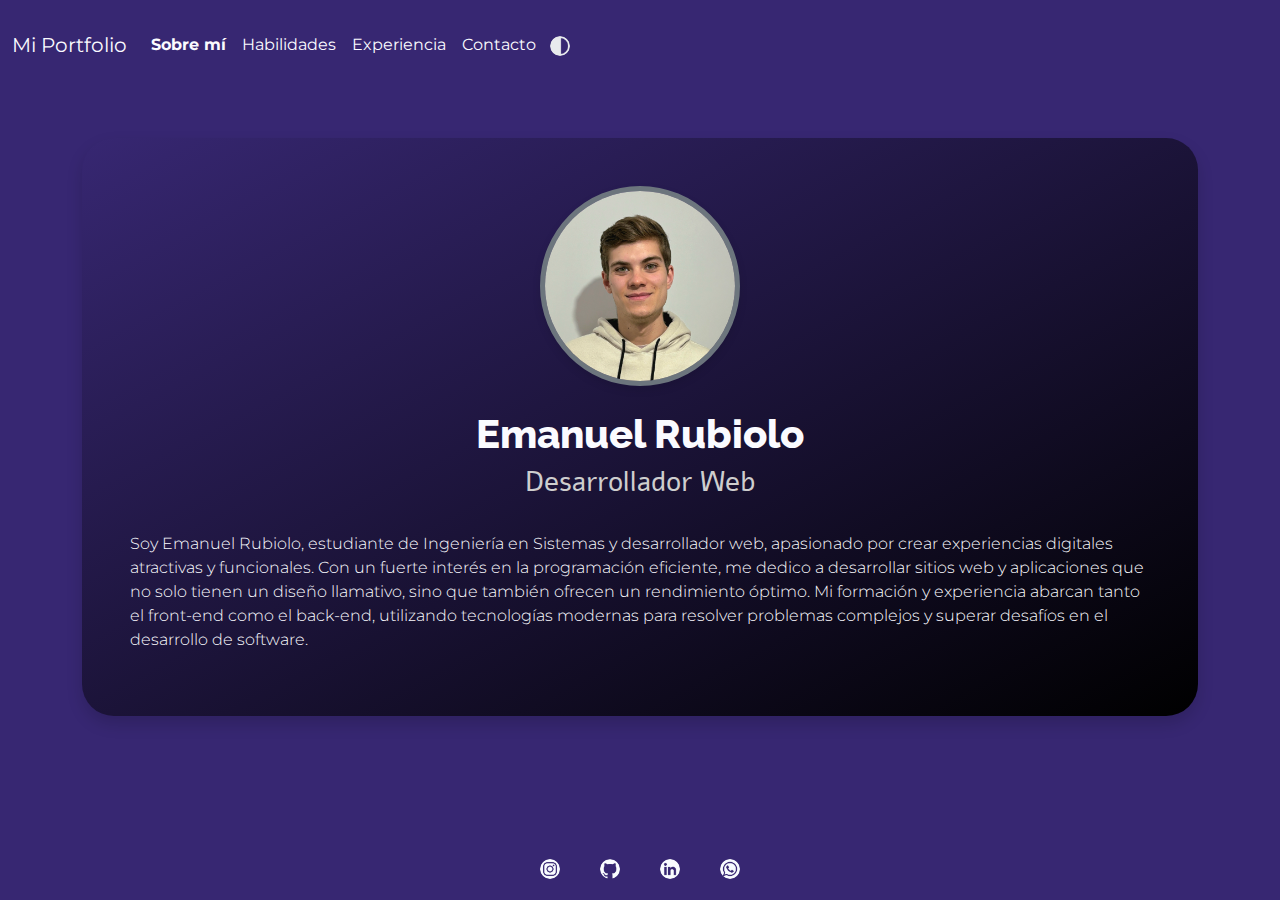
<file: index.html>
<!DOCTYPE html>
<html>

<head>
    <title>Sobre mí</title>
    <link href="https://cdn.jsdelivr.net/npm/bootstrap@5.3.3/dist/css/bootstrap.min.css" rel="stylesheet"
        integrity="sha384-QWTKZyjpPEjISv5WaRU9OFeRpok6YctnYmDr5pNlyT2bRjXh0JMhjY6hW+ALEwIH" crossorigin="anonymous">
    <link id="estilo" rel="stylesheet" href="css/styleDark.css">
    <meta charset="UTF-8">
    <link rel="preconnect" href="https://fonts.googleapis.com">
    <link rel="preconnect" href="https://fonts.gstatic.com" crossorigin>
    <link href="https://fonts.googleapis.com/css2?family=Montserrat:ital,wght@0,100..900;1,100..900&display=swap"
        rel="stylesheet">
    <link href="https://fonts.googleapis.com/css2?family=Raleway:ital,wght@0,100..900;1,100..900&display=swap"
        rel="stylesheet">
    <link href="https://fonts.googleapis.com/css2?family=Alef:wght@400;700&display=swap" rel="stylesheet">
</head>

<body class="pb-5 mb-5">
    <script src="https://cdn.jsdelivr.net/npm/bootstrap@5.3.3/dist/js/bootstrap.bundle.min.js"
        integrity="sha384-YvpcrYf0tY3lHB60NNkmXc5s9fDVZLESaAA55NDzOxhy9GkcIdslK1eN7N6jIeHz" crossorigin="anonymous">
    </script>

    <nav class="navbar navbar-expand-lg nav1">
        <div class="container-fluid">
            <a class="navbar-brand" href="#">Mi Portfolio</a>
            <button class="navbar-toggler" type="button" data-bs-toggle="collapse" data-bs-target="#navbarNavAltMarkup"
                aria-controls="navbarNavAltMarkup" aria-expanded="false" aria-label="Toggle navigation">
                <span class="navbar-toggler-icon"></span>
            </button>
            <div class="collapse navbar-collapse" id="navbarNavAltMarkup">
                <div class="navbar-nav">
                    <a class="nav-link active" aria-current="page" href="index.html">Sobre mí</a>
                    <a class="nav-link" href="habilidades.html">Habilidades</a>
                    <a class="nav-link" href="experiencia.html">Experiencia</a>
                    <a class="nav-link " href="contacto.html">Contacto</a>
                    <button class="btn1" onclick="cambiarEstilo()"> <img src="images/logos/darklight.png"
                            class="logo rounded-circle"></button>
                </div>
            </div>
        </div>
    </nav>

    <div class="container-lg  mt-5">
        <section class="p-5 shadow rounded-5 bg-light grad">
            <div class="row align-items-center">
                <div class="col text-center">
                    <img src="images/imgPerfil.jpg" alt="Foto de perfil"
                        class="rounded-circle fotoPerfil mx-auto d-block">
                </div>
            </div>
            <div class="row mt-4">
                <div class="col text-center">
                    <h1>Emanuel Rubiolo</h1>
                    <h3 class="gris">Desarrollador Web</h3>
                </div>
            </div>
            <div class="row mt-4">
                <div class="col">
                    <p class="text-justify">Soy Emanuel Rubiolo, estudiante de Ingeniería en Sistemas y desarrollador
                        web, apasionado por crear experiencias digitales atractivas y funcionales. Con un fuerte interés
                        en la programación eficiente, me dedico a desarrollar sitios web y aplicaciones que no solo
                        tienen un diseño llamativo, sino que también ofrecen un rendimiento óptimo. Mi formación y
                        experiencia abarcan tanto el front-end como el back-end, utilizando tecnologías modernas para
                        resolver problemas complejos y superar desafíos en el desarrollo de software.</p>

                </div>
            </div>
        </section>
    </div>

    <footer>
        <div class="barraInferior">
            <a class="nav-link" href="https://www.instagram.com/emanuel.rubiolo/"><img src="images/logos/ig.png"
                    class="logo rounded-circle"> </a>
            <a class="nav-link" href="https://github.com/emanuelrubiolo"><img src="images/logos/gh.png"
                    class="logo rounded-circle"> </a>
            <a class="nav-link" href="https://www.linkedin.com/in/emanuel-rubiolo-7654a41b4/"><img
                    src="images/logos/in.png" class="logo rounded-circle"> </a>
            <a class="nav-link" href="https://wa.me/5493563408569"> <img src="images/logos/wp.png"
                    class="logo rounded-circle"> </a>
        </div>
    </footer>


    <script>
        window.onload = function () {
            var estiloGuardado = localStorage.getItem('estilo');
            if (estiloGuardado) {
                document.getElementById('estilo').setAttribute('href', estiloGuardado);
            }
        };

        function cambiarEstilo() {
            var hojaEstilo = document.getElementById('estilo');
            var nuevoEstilo = hojaEstilo.getAttribute('href') === 'css/styleDark.css' ? 'css/styleLight.css' :
                'css/styleDark.css';
            hojaEstilo.setAttribute('href', nuevoEstilo);
            localStorage.setItem('estilo', nuevoEstilo);
        }
    </script>
</body>

</html>
</file>
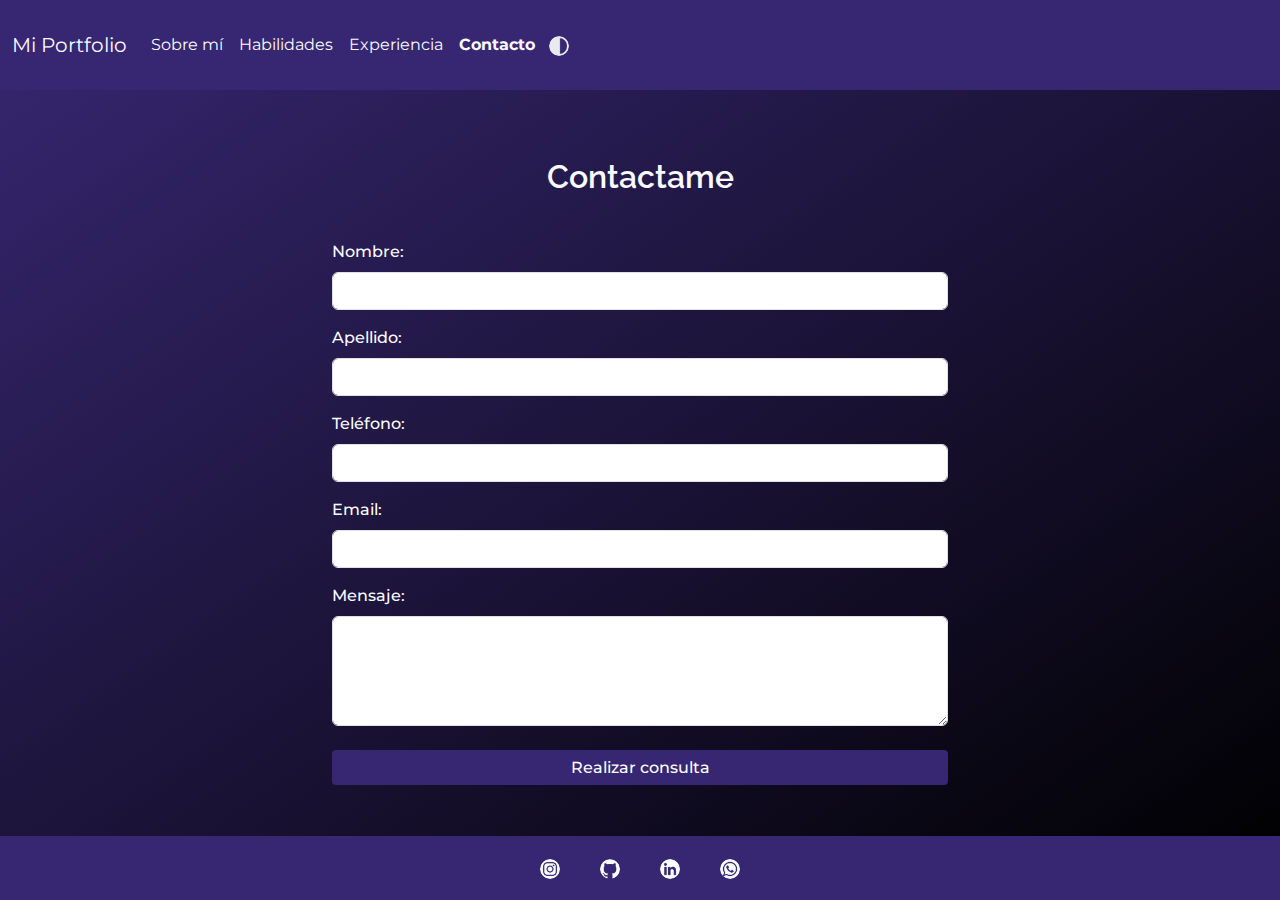
<file: contacto.html>
<!DOCTYPE html>
<html>

<head>
    <title>Contacto</title>

    <link href="https://cdn.jsdelivr.net/npm/bootstrap@5.3.3/dist/css/bootstrap.min.css" rel="stylesheet"
        integrity="sha384-QWTKZyjpPEjISv5WaRU9OFeRpok6YctnYmDr5pNlyT2bRjXh0JMhjY6hW+ALEwIH" crossorigin="anonymous">
    <link id="estilo" rel="stylesheet" href="css/styleDark.css">
    <meta charset="UTF-8">
    <link rel="preconnect" href="https://fonts.googleapis.com">
    <link rel="preconnect" href="https://fonts.gstatic.com" crossorigin>
    <link href="https://fonts.googleapis.com/css2?family=Montserrat:ital,wght@0,100..900;1,100..900&display=swap"
        rel="stylesheet">
    <link href="https://fonts.googleapis.com/css2?family=Raleway:ital,wght@0,100..900;1,100..900&display=swap"
        rel="stylesheet">
    <link href="https://fonts.googleapis.com/css2?family=Alef:wght@400;700&display=swap" rel="stylesheet">
</head>

<body class="pb-5 grad">
    <nav class="navbar navbar-expand-lg nav1">
        <div class="container-fluid">
            <a class="navbar-brand" href="#">Mi Portfolio</a>
            <button class="navbar-toggler" type="button" data-bs-toggle="collapse" data-bs-target="#navbarNavAltMarkup"
                aria-controls="navbarNavAltMarkup" aria-expanded="false" aria-label="Toggle navigation">
                <span class="navbar-toggler-icon"></span>
            </button>
            <div class="collapse navbar-collapse" id="navbarNavAltMarkup">
                <div class="navbar-nav">
                    <a class="nav-link" aria-current="page" href="index.html">Sobre mí</a>
                    <a class="nav-link" href="habilidades.html">Habilidades</a>
                    <a class="nav-link" href="experiencia.html">Experiencia</a>
                    <a class="nav-link active" href="contacto.html">Contacto</a>
                    <button class="btn1" onclick="cambiarEstilo()"> <img src="images/logos/darklight.png"
                            class="logo rounded-circle"></button>
                </div>
            </div>
        </div>
    </nav>
    <section>
        <div class="container-lg my-5 contacto">

            <h2 class="text-right mb-4">Contactame</h2>
            <form action="https://formsubmit.co/rubioloema@gmail.com" method="post">
                <div class="mb-3">
                    <label for="nombre" class="form-label">Nombre:</label>
                    <input type="text" class="form-control" name="nombre" id="nombre" placeholder="" required>
                </div>
                <div class="mb-3">
                    <label for="apellido" class="form-label">Apellido:</label>
                    <input type="text" class="form-control" name="apellido" id="apellido" placeholder="" required>
                </div>
                <div class="mb-3">
                    <label for="telefono" class="form-label">Teléfono:</label>
                    <input type="tel" class="form-control" name="telefono" id="telefono" placeholder="" required>
                </div>
                <div class="mb-3">
                    <label for="email" class="form-label">Email:</label>
                    <input type="email" class="form-control" name="email" id="email" placeholder="" required>
                </div>
                <div class="mb-4">
                    <label for="mensaje" class="form-label">Mensaje:</label>
                    <textarea class="form-control" name="mensaje" id="mensaje" rows="4" placeholder=""
                        required></textarea>
                </div>
                <div class="d-grid">
                    <button type="submit" class="boton border border-0 rounded-1">Realizar consulta</button>
                </div>
            </form>

        </div>

    </section>

    <footer>
        <div class="barraInferior">
            <a class="nav-link" href="https://www.instagram.com/emanuel.rubiolo/"><img src="images/logos/ig.png"
                    class="logo rounded-circle"> </a>
            <a class="nav-link" href="https://github.com/emanuelrubiolo"><img src="images/logos/gh.png"
                    class="logo rounded-circle"> </a>
            <a class="nav-link" href="https://www.linkedin.com/in/emanuel-rubiolo-7654a41b4/"><img
                    src="images/logos/in.png" class="logo rounded-circle"> </a>
            <a class="nav-link" href="https://wa.me/5493563408569"> <img src="images/logos/wp.png"
                    class="logo rounded-circle"> </a>
        </div>
    </footer>
    <script src="https://cdn.jsdelivr.net/npm/bootstrap@5.3.3/dist/js/bootstrap.bundle.min.js"
        integrity="sha384-YvpcrYf0tY3lHB60NNkmXc5s9fDVZLESaAA55NDzOxhy9GkcIdslK1eN7N6jIeHz" crossorigin="anonymous">
    </script>
    <script>
        window.onload = function () {
            var estiloGuardado = localStorage.getItem('estilo');
            if (estiloGuardado) {
                document.getElementById('estilo').setAttribute('href', estiloGuardado);
            }
        };

        function cambiarEstilo() {
            var hojaEstilo = document.getElementById('estilo');
            var nuevoEstilo = hojaEstilo.getAttribute('href') === 'css/styleDark.css' ? 'css/styleLight.css' :
                'css/styleDark.css';
            hojaEstilo.setAttribute('href', nuevoEstilo);
            localStorage.setItem('estilo', nuevoEstilo);
        }
    </script>

</body>

</html>
</file>
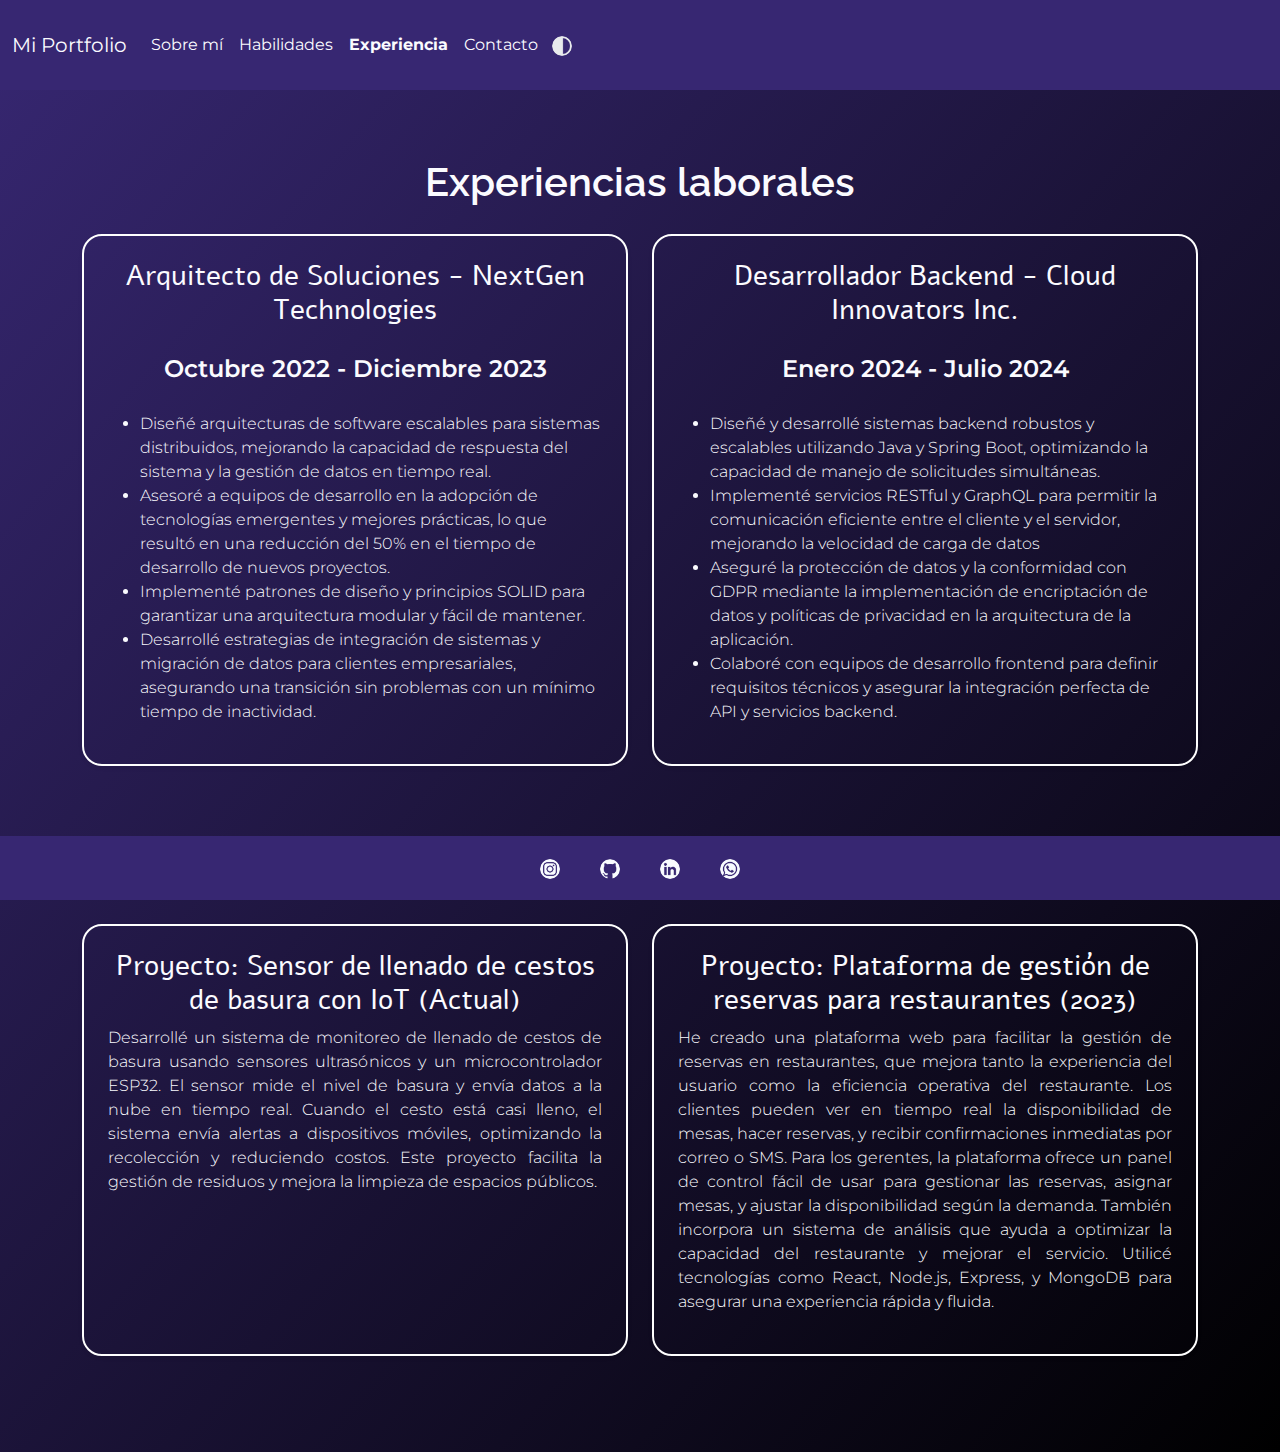
<file: experiencia.html>
<!DOCTYPE html>
<html>

<head>
    <title>Mi experiencia</title>

    <link href="https://cdn.jsdelivr.net/npm/bootstrap@5.3.3/dist/css/bootstrap.min.css" rel="stylesheet"
        integrity="sha384-QWTKZyjpPEjISv5WaRU9OFeRpok6YctnYmDr5pNlyT2bRjXh0JMhjY6hW+ALEwIH" crossorigin="anonymous">
    <link id="estilo" rel="stylesheet" href="css/styleDark.css">
    <meta charset="UTF-8">
    <link rel="preconnect" href="https://fonts.googleapis.com">
    <link rel="preconnect" href="https://fonts.gstatic.com" crossorigin>
    <link href="https://fonts.googleapis.com/css2?family=Montserrat:ital,wght@0,100..900;1,100..900&display=swap"
        rel="stylesheet">
    <link href="https://fonts.googleapis.com/css2?family=Raleway:ital,wght@0,100..900;1,100..900&display=swap"
        rel="stylesheet">
    <link href="https://fonts.googleapis.com/css2?family=Alef:wght@400;700&display=swap" rel="stylesheet">
</head>

<body class="pb-5 mb-5 grad">


    <nav class="navbar navbar-expand-lg nav1">
        <div class="container-fluid">
            <a class="navbar-brand" href="#">Mi Portfolio</a>
            <button class="navbar-toggler" type="button" data-bs-toggle="collapse" data-bs-target="#navbarNavAltMarkup"
                aria-controls="navbarNavAltMarkup" aria-expanded="false" aria-label="Toggle navigation">
                <span class="navbar-toggler-icon"></span>
            </button>
            <div class="collapse navbar-collapse" id="navbarNavAltMarkup">
                <div class="navbar-nav">
                    <a class="nav-link" aria-current="page" href="index.html">Sobre mí</a>
                    <a class="nav-link" href="habilidades.html">Habilidades</a>
                    <a class="nav-link active" href="experiencia.html">Experiencia</a>
                    <a class="nav-link " href="contacto.html">Contacto</a>
                    <button class="btn1" onclick="cambiarEstilo()"> <img src="images/logos/darklight.png"
                            class="logo rounded-circle"></button>

                </div>
            </div>
        </div>
    </nav>


    <section class="py-5">
        <div class="container-lg">
            <div class="row">
                <h2 class="fs-1"> Experiencias laborales</h2>
                <div class="col md-6 mb-4 ">
                    <div class="card shadow-sm h-100">
                        <div class="card-body">
                            <article>
                                <h3> Arquitecto de Soluciones - NextGen Technologies</h3>
                                <h4> Octubre 2022 - Diciembre 2023</h4>
                                <ul>
                                    <li> Diseñé arquitecturas de software escalables para sistemas distribuidos,
                                        mejorando la
                                        capacidad de
                                        respuesta del sistema y la gestión de datos en tiempo real.</li>
                                    <li> Asesoré a equipos de desarrollo en la adopción de tecnologías emergentes y
                                        mejores
                                        prácticas, lo
                                        que resultó en una reducción del 50% en el tiempo de desarrollo de nuevos
                                        proyectos.
                                    </li>
                                    <li> Implementé patrones de diseño y principios SOLID para garantizar una
                                        arquitectura
                                        modular y fácil
                                        de mantener.</li>
                                    <li> Desarrollé estrategias de integración de sistemas y migración de datos para
                                        clientes
                                        empresariales,
                                        asegurando una transición sin problemas con un mínimo tiempo de inactividad.
                                    </li>
                                </ul>
                            </article>
                        </div>
                    </div>


                </div>
                <div class="col md-6 mb-4 ">
                    <div class="card shadow-sm h-100 ">
                        <div class="card-body">
                            <article>
                                <h3> Desarrollador Backend - Cloud Innovators Inc. </h3>
                                <h4> Enero 2024 - Julio 2024</h4>
                                <ul>
                                    <li> Diseñé y desarrollé sistemas backend robustos y escalables utilizando Java y
                                        Spring
                                        Boot,
                                        optimizando la capacidad de manejo de solicitudes simultáneas.</li>
                                    <li> Implementé servicios RESTful y GraphQL para permitir la comunicación eficiente
                                        entre el
                                        cliente y
                                        el servidor, mejorando la velocidad de carga de datos</li>
                                    <li> Aseguré la protección de datos y la conformidad con GDPR mediante la
                                        implementación de
                                        encriptación
                                        de datos y políticas de privacidad en la arquitectura de la aplicación.</li>
                                    <li> Colaboré con equipos de desarrollo frontend para definir requisitos técnicos y
                                        asegurar
                                        la
                                        integración perfecta de API y servicios backend.</li>
                                </ul>
                            </article>
                        </div>
                    </div>

                </div>

            </div>

        </div>

    </section>

    <section>

        <div class="container-lg">

            <div class="row">
                <h2> Proyectos realizados</h2>
                <div class="col">
                    <div class="card shadow-sm h-100">
                        <div class="card-body">
                            <article>

                                <h3> Proyecto: Sensor de llenado de cestos de basura con IoT (Actual)</h3>
                                <p class="justificado"> Desarrollé un sistema de monitoreo de llenado de cestos de
                                    basura usando
                                    sensores
                                    ultrasónicos y un
                                    microcontrolador ESP32. El sensor mide el nivel de basura y envía datos a la nube en
                                    tiempo
                                    real. Cuando
                                    el cesto está casi lleno, el sistema envía alertas a dispositivos móviles,
                                    optimizando la
                                    recolección y
                                    reduciendo costos. Este proyecto facilita la gestión de residuos y mejora la
                                    limpieza de
                                    espacios
                                    públicos.</p>


                            </article>
                        </div>
                    </div>

                </div>
                <div class="col">
                    <div class="card shadow-sm h-100">
                        <div class="card-body">
                            <article>
                                <h3> Proyecto: Plataforma de gestión de reservas para restaurantes (2023) </h3>
                                <p class="justificado"> He creado una plataforma web para facilitar la gestión de
                                    reservas en restaurantes, que mejora tanto la experiencia del usuario como la
                                    eficiencia operativa del restaurante. Los clientes pueden ver en tiempo real la
                                    disponibilidad de mesas, hacer reservas, y recibir confirmaciones inmediatas por
                                    correo o SMS. Para los gerentes, la plataforma ofrece un panel de control fácil de
                                    usar para gestionar las reservas, asignar mesas, y ajustar la disponibilidad según
                                    la demanda. También incorpora un sistema de análisis que ayuda a optimizar la
                                    capacidad del restaurante y mejorar el servicio. Utilicé tecnologías como React,
                                    Node.js, Express, y MongoDB para asegurar una experiencia rápida y fluida.</p>
                            </article>
                        </div>
                    </div>

                </div>
            </div>
        </div>



    </section>

    <footer>
        <div class="barraInferior">
            <a class="nav-link" href="https://www.instagram.com/emanuel.rubiolo/"><img src="images/logos/ig.png"
                    class="logo rounded-circle"> </a>
            <a class="nav-link" href="https://github.com/emanuelrubiolo"><img src="images/logos/gh.png"
                    class="logo rounded-circle"> </a>
            <a class="nav-link" href="https://www.linkedin.com/in/emanuel-rubiolo-7654a41b4/"><img
                    src="images/logos/in.png" class="logo rounded-circle"> </a>
            <a class="nav-link" href="https://wa.me/5493563408569"> <img src="images/logos/wp.png"
                    class="logo rounded-circle"> </a>
        </div>
    </footer>

    <script src="https://cdn.jsdelivr.net/npm/bootstrap@5.3.3/dist/js/bootstrap.bundle.min.js"
        integrity="sha384-YvpcrYf0tY3lHB60NNkmXc5s9fDVZLESaAA55NDzOxhy9GkcIdslK1eN7N6jIeHz" crossorigin="anonymous">
    </script>
    <script>
        window.onload = function () {
            var estiloGuardado = localStorage.getItem('estilo');
            if (estiloGuardado) {
                document.getElementById('estilo').setAttribute('href', estiloGuardado);
            }
        };

        function cambiarEstilo() {
            var hojaEstilo = document.getElementById('estilo');
            var nuevoEstilo = hojaEstilo.getAttribute('href') === 'css/styleDark.css' ? 'css/styleLight.css' :
                'css/styleDark.css';
            hojaEstilo.setAttribute('href', nuevoEstilo);
            localStorage.setItem('estilo', nuevoEstilo);
        }
    </script>

</body>

</html>
</file>
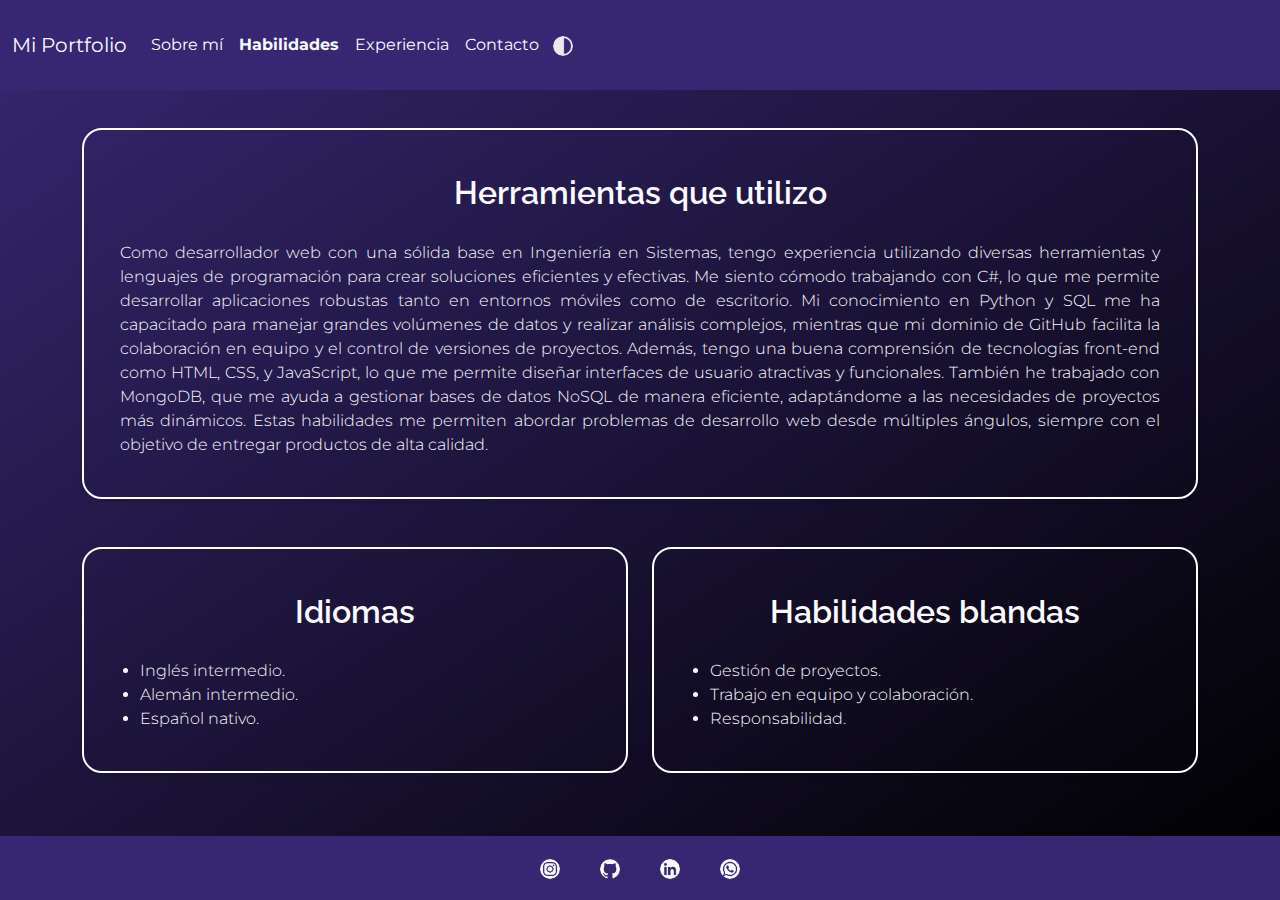
<file: habilidades.html>
<!DOCTYPE html>
<html>

<head>
    <title>Mis habilidades</title>

    <link href="https://cdn.jsdelivr.net/npm/bootstrap@5.3.3/dist/css/bootstrap.min.css" rel="stylesheet"
        integrity="sha384-QWTKZyjpPEjISv5WaRU9OFeRpok6YctnYmDr5pNlyT2bRjXh0JMhjY6hW+ALEwIH" crossorigin="anonymous">
    <link id="estilo" rel="stylesheet" href="css/styleDark.css">
    <meta charset="UTF-8">
    <link rel="preconnect" href="https://fonts.googleapis.com">
    <link rel="preconnect" href="https://fonts.gstatic.com" crossorigin>
    <link href="https://fonts.googleapis.com/css2?family=Montserrat:ital,wght@0,100..900;1,100..900&display=swap"
        rel="stylesheet">
    <link href="https://fonts.googleapis.com/css2?family=Raleway:ital,wght@0,100..900;1,100..900&display=swap"
        rel="stylesheet">
    <link href="https://fonts.googleapis.com/css2?family=Alef:wght@400;700&display=swap" rel="stylesheet">
</head>

<body class="pb-5 grad">

    <nav class="navbar navbar-expand-lg nav1">
        <div class="container-fluid">
            <a class="navbar-brand" href="#">Mi Portfolio</a>
            <button class="navbar-toggler" type="button" data-bs-toggle="collapse" data-bs-target="#navbarNavAltMarkup"
                aria-controls="navbarNavAltMarkup" aria-expanded="false" aria-label="Toggle navigation">
                <span class="navbar-toggler-icon"></span>
            </button>
            <div class="collapse navbar-collapse" id="navbarNavAltMarkup">
                <div class="navbar-nav">
                    <a class="nav-link" aria-current="page" href="index.html">Sobre mí</a>
                    <a class="nav-link active" href="habilidades.html">Habilidades</a>
                    <a class="nav-link" href="experiencia.html">Experiencia</a>
                    <a class="nav-link " href="contacto.html">Contacto</a>
                    <button class="btn1" onclick="cambiarEstilo()"> <img src="images/logos/darklight.png"
                            class="logo rounded-circle"></button>

                </div>
            </div>
        </div>
    </nav>

    <section>
        <div class="container-lg herramientas">
            <div class="row">
                <div class="col gx-5">
                    <div class="row align-items-center gy-3">
                        <div class="card shadow-sm h-100">
                            <div class="card-body">
                                <h2>Herramientas que utilizo</h2>
                                <p class="justificado">Como desarrollador web con una sólida base en Ingeniería en
                                    Sistemas,
                                    tengo
                                    experiencia utilizando diversas herramientas y lenguajes de programación para crear
                                    soluciones
                                    eficientes y efectivas. Me siento cómodo trabajando con C#, lo que me permite
                                    desarrollar
                                    aplicaciones robustas tanto en entornos móviles como de escritorio. Mi conocimiento
                                    en
                                    Python y
                                    SQL me ha capacitado para manejar grandes volúmenes de datos y realizar análisis
                                    complejos,
                                    mientras que mi dominio de GitHub facilita la colaboración en equipo y el control de
                                    versiones
                                    de proyectos.

                                    Además, tengo una buena comprensión de tecnologías front-end como HTML, CSS, y
                                    JavaScript, lo
                                    que me permite diseñar interfaces de usuario atractivas y funcionales. También he
                                    trabajado con
                                    MongoDB, que me ayuda a gestionar bases de datos NoSQL de manera eficiente,
                                    adaptándome
                                    a las
                                    necesidades de proyectos más dinámicos. Estas habilidades me permiten abordar
                                    problemas
                                    de
                                    desarrollo web desde múltiples ángulos, siempre con el objetivo de entregar
                                    productos de
                                    alta
                                    calidad.

                                </p>
                            </div>
                        </div>

                    </div>
                </div>


            </div>
            <div class="row align-items-center py-5">
                <div class="col">
                    <div class="card shadow-sm h-100">
                        <div class="card-body">
                            <h2> Idiomas</h2>

                            <ul>
                                <li>Inglés intermedio.</li>
                                <li>Alemán intermedio.</li>
                                <li>Español nativo.</li>
                            </ul>
                        </div>
                    </div>

                </div>
                <div class="col">
                    <div class="card shadow-sm h-100">
                        <div class="card-body">
                            <h2> Habilidades blandas</h2>
                            <ul>
                                <li>Gestión de proyectos.</li>
                                <li>Trabajo en equipo y colaboración.</li>
                                <li>Responsabilidad.</li>
                            </ul>
                        </div>
                    </div>


                </div>

            </div>

        </div>
        </div>

    </section>

    <section>



        <footer>
            <div class="barraInferior">
                <a class="nav-link" href="https://www.instagram.com/emanuel.rubiolo/"><img src="images/logos/ig.png"
                        class="logo rounded-circle"> </a>
                <a class="nav-link" href="https://github.com/emanuelrubiolo"><img src="images/logos/gh.png"
                        class="logo rounded-circle"> </a>
                <a class="nav-link" href="https://www.linkedin.com/in/emanuel-rubiolo-7654a41b4/"><img
                        src="images/logos/in.png" class="logo rounded-circle"> </a>
                <a class="nav-link" href="https://wa.me/5493563408569"> <img src="images/logos/wp.png"
                        class="logo rounded-circle"> </a>
            </div>
        </footer>

        <script src="https://cdn.jsdelivr.net/npm/bootstrap@5.3.3/dist/js/bootstrap.bundle.min.js"
            integrity="sha384-YvpcrYf0tY3lHB60NNkmXc5s9fDVZLESaAA55NDzOxhy9GkcIdslK1eN7N6jIeHz" crossorigin="anonymous">
        </script>
        <script>
            window.onload = function () {
                var estiloGuardado = localStorage.getItem('estilo');
                if (estiloGuardado) {
                    document.getElementById('estilo').setAttribute('href', estiloGuardado);
                }
            };

            function cambiarEstilo() {
                var hojaEstilo = document.getElementById('estilo');
                var nuevoEstilo = hojaEstilo.getAttribute('href') === 'css/styleDark.css' ? 'css/styleLight.css' :
                    'css/styleDark.css';
                hojaEstilo.setAttribute('href', nuevoEstilo);
                localStorage.setItem('estilo', nuevoEstilo);
            }
        </script>

</body>

</html>
</file>
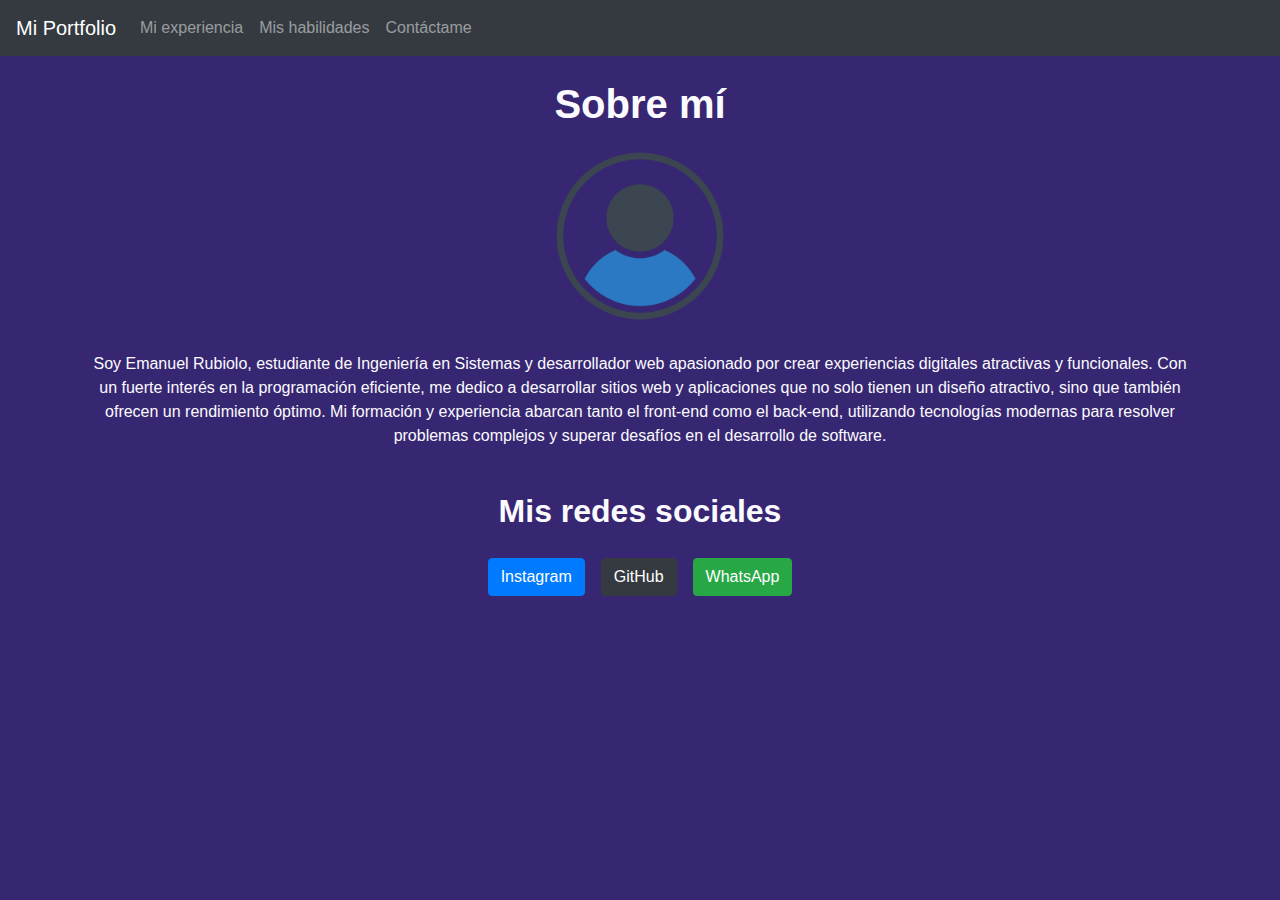
<file: index2.html>
<!DOCTYPE html>
<html lang="es">

<head>
    <meta charset="UTF-8">
    <meta name="viewport" content="width=device-width, initial-scale=1.0">
    <title>Mi Portfolio</title>
    <!-- Enlace al CSS de Bootstrap -->
    <link href="https://stackpath.bootstrapcdn.com/bootstrap/4.5.2/css/bootstrap.min.css" rel="stylesheet">
    <!-- Enlace a tu propio archivo CSS -->
    <link rel="stylesheet" href="css/style.css">
</head>

<body>

    <!-- Barra de navegación -->
    <nav class="navbar navbar-expand-lg navbar-dark bg-dark">
        <a class="navbar-brand" href="#">Mi Portfolio</a>
        <button class="navbar-toggler" type="button" data-toggle="collapse" data-target="#navbarNav" aria-controls="navbarNav" aria-expanded="false" aria-label="Toggle navigation">
            <span class="navbar-toggler-icon"></span>
        </button>
        <div class="collapse navbar-collapse" id="navbarNav">
            <ul class="navbar-nav">
                <li class="nav-item">
                    <a class="nav-link" href="experiencia.html">Mi experiencia</a>
                </li>
                <li class="nav-item">
                    <a class="nav-link" href="habilidades.html">Mis habilidades</a>
                </li>
                <li class="nav-item">
                    <a class="nav-link" href="contacto.html">Contáctame</a>
                </li>
            </ul>
        </div>
    </nav>

    <!-- Sección sobre mí -->
    <div class="container mt-4">
        <section class="text-center">
            <h1>Sobre mí</h1>
            <img src="images/6326055.png" class="rounded-circle img-fluid" alt="Foto de perfil" style="max-width: 200px;">
            <p class="mt-3">Soy Emanuel Rubiolo, estudiante de Ingeniería en Sistemas y desarrollador web apasionado por
                crear experiencias digitales atractivas y funcionales. Con un fuerte interés en la programación eficiente,
                me dedico a desarrollar sitios web y aplicaciones que no solo tienen un diseño atractivo, sino que también
                ofrecen un rendimiento óptimo. Mi formación y experiencia abarcan tanto el front-end como el back-end,
                utilizando tecnologías modernas para resolver problemas complejos y superar desafíos en el desarrollo de
                software.</p>
        </section>
    </div>

    <!-- Sección de redes sociales -->
    <div class="container mt-4">
        <section class="text-center">
            <h2>Mis redes sociales</h2>
            <div class="d-flex justify-content-center">
                <a href="https://www.instagram.com/emanuel.rubiolo/" class="btn btn-primary mx-2" target="_blank">Instagram</a>
                <a href="https://github.com/emanuelrubiolo" class="btn btn-dark mx-2" target="_blank">GitHub</a>
                <a href="https://wa.me/5493563408569" class="btn btn-success mx-2" target="_blank">WhatsApp</a>
            </div>
        </section>
    </div>

    <!-- Scripts de Bootstrap (necesarios para el menú desplegable) -->
    <script src="https://code.jquery.com/jquery-3.5.1.slim.min.js"></script>
    <script src="https://cdn.jsdelivr.net/npm/@popperjs/core@2.9.2/dist/umd/popper.min.js"></script>
    <script src="https://stackpath.bootstrapcdn.com/bootstrap/4.5.2/js/bootstrap.min.js"></script>
</body>

</html>
</file>
<file: css/styleDark.css>
body {
    background-color: #372772;
}


.barraInferior {
    position: fixed;
    bottom: 0%;
    display: flex;
    background-color: #372772;
    width: 100%;
    justify-content: center;
}

.barraInferior .nav-link {
    padding: 20px;
    color: #FBFBFF;
    size: 20px;

}

.nav1 {
    background-color: #372772;
    font-family: "Montserrat", sans-serif;
    font-optical-sizing: auto;
    font-weight: 400;
    font-style: normal;

    height: 90px;
}

.nav1 .nav-link {
    color: #FBFBFF;
}

.nav1 .nav-link.active {
    color: #FBFBFF;
    font-weight: 700;
}

.nav1 .navbar-brand {
    color: #FBFBFF;
}


.herramientas {
    padding-top: 3%;

}


.contacto {
    width: 50%;
    min-width: 350px;
    justify-content: start;
}


.justificado {
    text-align: justify;
}

h1 {

    text-align: center;

    font-family: "Raleway", sans-serif;
    font-optical-sizing: auto;
    font-weight: 800;
    font-style: normal;
    color: #FBFBFF;
}

h2 {
    padding: 20px;
    text-align: center;

    font-family: "Raleway", sans-serif;
    font-optical-sizing: auto;
    font-weight: 600;
    font-style: normal;
    color: #FBFBFF;
}

h3 {

    text-align: center;


    font-style: normal;
    color: #FBFBFF;

    font-family: "Alef", sans-serif;
    font-weight: 400;
    font-style: normal;
}

h4 {
    padding: 20px;
    text-align: center;
    font-family: "Montserrat", sans-serif;
    font-optical-sizing: auto;
    font-weight: 600;
    font-style: normal;
    color: #FBFBFF;
}



.card-body {
    padding: 1.5rem;
}

.card {
    background-color: #37277200;
    border-radius: 20px;
    border: 2px solid #fff;

}

p {
    color: #FBFBFF;
    font-family: "Montserrat", sans-serif;
    font-optical-sizing: auto;
    font-weight: 300;
    font-style: normal;
}

ul {
    color: #FBFBFF;
    font-family: "Montserrat", sans-serif;
    font-optical-sizing: auto;
    font-weight: 300;
}

.form-label {
    color: #FBFBFF;
    font-family: "Montserrat", sans-serif;
    font-optical-sizing: auto;
    font-weight: 500;
}


.fotoPerfil {
    width: 200px;
    border: 5px solid #6c757d;
    box-shadow: 0 4px 8px rgba(0, 0, 0, 0.1);
}

.grad {
    background: linear-gradient(to bottom right, #372772, #000000);
}

.gris {
    color: #cecece
}

.display-4 {
    font-weight: 700;
    color: #343a40;
}

.logo {

    width: 20px;
    height: 20px;

}

.boton {
    background-color: #372772;
    color: #FBFBFF;
    font-family: "Montserrat", sans-serif;
    font-optical-sizing: auto;
    font-weight: 500;
    font-style: normal;

    height: 35px;
}

.btn1{
    background-color: transparent;
    border: transparent;
}
</file>
<file: css/style.css>
body {
    background-color: #372772;
}


.barraInferior {
    position: fixed;
    bottom: 0%;
    display: flex;
    background-color: #372772;
    width: 100%;
    justify-content: center;
}

.barraInferior .nav-link {
    padding: 20px;
    color: #FBFBFF;
    size: 20px;

}

.nav1 {
    background-color: #372772;
    font-family: "Montserrat", sans-serif;
    font-optical-sizing: auto;
    font-weight: 400;
    font-style: normal;

    height: 90px;
}

.nav1 .nav-link {
    color: #FBFBFF;
}

.nav1 .nav-link.active {
    color: #FBFBFF;
    font-weight: 700;
}

.nav1 .navbar-brand {
    color: #FBFBFF;
}


.herramientas {
    padding-top: 3%;

}


.contacto {
    width: 50%;
    min-width: 350px;
    justify-content: start;
}


.justificado {
    text-align: justify;
}

h1 {

    text-align: center;

    font-family: "Raleway", sans-serif;
    font-optical-sizing: auto;
    font-weight: 800;
    font-style: normal;
    color: #FBFBFF;
}

h2 {
    padding: 20px;
    text-align: center;

    font-family: "Raleway", sans-serif;
    font-optical-sizing: auto;
    font-weight: 600;
    font-style: normal;
    color: #FBFBFF;
}

h3 {

    text-align: center;


    font-style: normal;
    color: #FBFBFF;

    font-family: "Alef", sans-serif;
    font-weight: 400;
    font-style: normal;
}

h4 {
    padding: 20px;
    text-align: center;
    font-family: "Montserrat", sans-serif;
    font-optical-sizing: auto;
    font-weight: 600;
    font-style: normal;
    color: #FBFBFF;
}



.card-body {
    padding: 1.5rem;
}

.card {
    background-color: #37277200;
    border-radius: 20px;
    border: 2px solid #fff;

}

p {
    color: #FBFBFF;
    font-family: "Montserrat", sans-serif;
    font-optical-sizing: auto;
    font-weight: 300;
    font-style: normal;
}

ul {
    color: #FBFBFF;
    font-family: "Montserrat", sans-serif;
    font-optical-sizing: auto;
    font-weight: 300;
}

.form-label {
    color: #FBFBFF;
    font-family: "Montserrat", sans-serif;
    font-optical-sizing: auto;
    font-weight: 500;
}


.fotoPerfil {
    width: 200px;
    border: 5px solid #6c757d;
    box-shadow: 0 4px 8px rgba(0, 0, 0, 0.1);
}

.grad {
    background: linear-gradient(to bottom right, #372772, #000000);
}

.gris {
    color: #cecece
}

.display-4 {
    font-weight: 700;
    color: #343a40;
}

.logo {

    width: 20px;
    height: 20px;
}

.boton {
    background-color: #372772;
    color: #FBFBFF;
    font-family: "Montserrat", sans-serif;
    font-optical-sizing: auto;
    font-weight: 500;
    font-style: normal;

    height: 35px;
}
</file>
